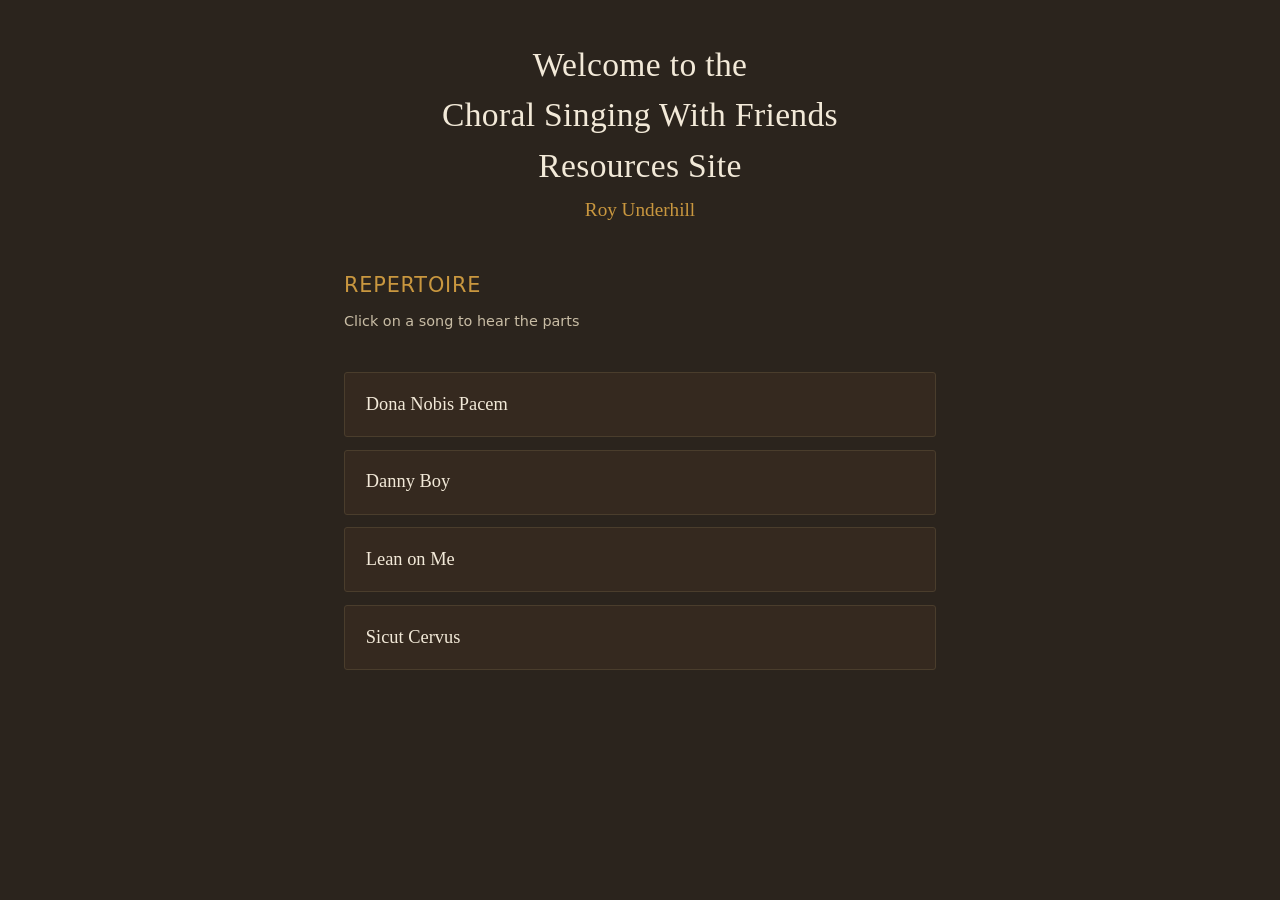
<file: index.html>
<!DOCTYPE html>
<html lang="en">
<head>
<meta charset="UTF-8">
<meta name="viewport" content="width=device-width, initial-scale=1.0">
<title>Choir Repertoire</title>
<link rel="stylesheet" href="style.css">
</head>
<body>
<div class="wrap">
  <h1 class="piece-title centered">
  <span class="title-line">Welcome to the</span>
  <span class="title-line">Choral Singing With Friends</span>
  <span class="title-line">Resources Site</span>
</h1>
<p class="piece-meta subtitle centered">Roy Underhill</p>

<p class="group-label large">Repertoire</p>
<p class="piece-meta">Click on a song to hear the parts</p>
<div class="song-grid">
    <a class="song-btn" href="dona-nobis-pacem.html">Dona Nobis Pacem</a>
    <a class="song-btn" href="danny-boy.html">Danny Boy</a>
    <a class="song-btn" href="lean-on-me.html">Lean on Me</a>
    <a class="song-btn" href="sicut-cervus.html">Sicut Cervus</a>
  </div>

<!-- <p class="group-label large">History</p>
<p class="piece-meta">Click on a song to learn its history</p>
<div class="song-grid">
    <a class="song-btn" href="history/lean-on-me-history.pdf">Lean on Me</a>
    <a class="song-btn" href="history/danny-boy-history.pdf">Danny Boy</a>
    <a class="song-btn" href="history/dona-nobis-pacem-history.pdf">Dona Nobis Pacem</a>
    <a class="song-btn" href="history/sicut-cervus-history.pdf">Sicut Cervus</a>
  </div> -->
</div>
</body>
</html>
</file>
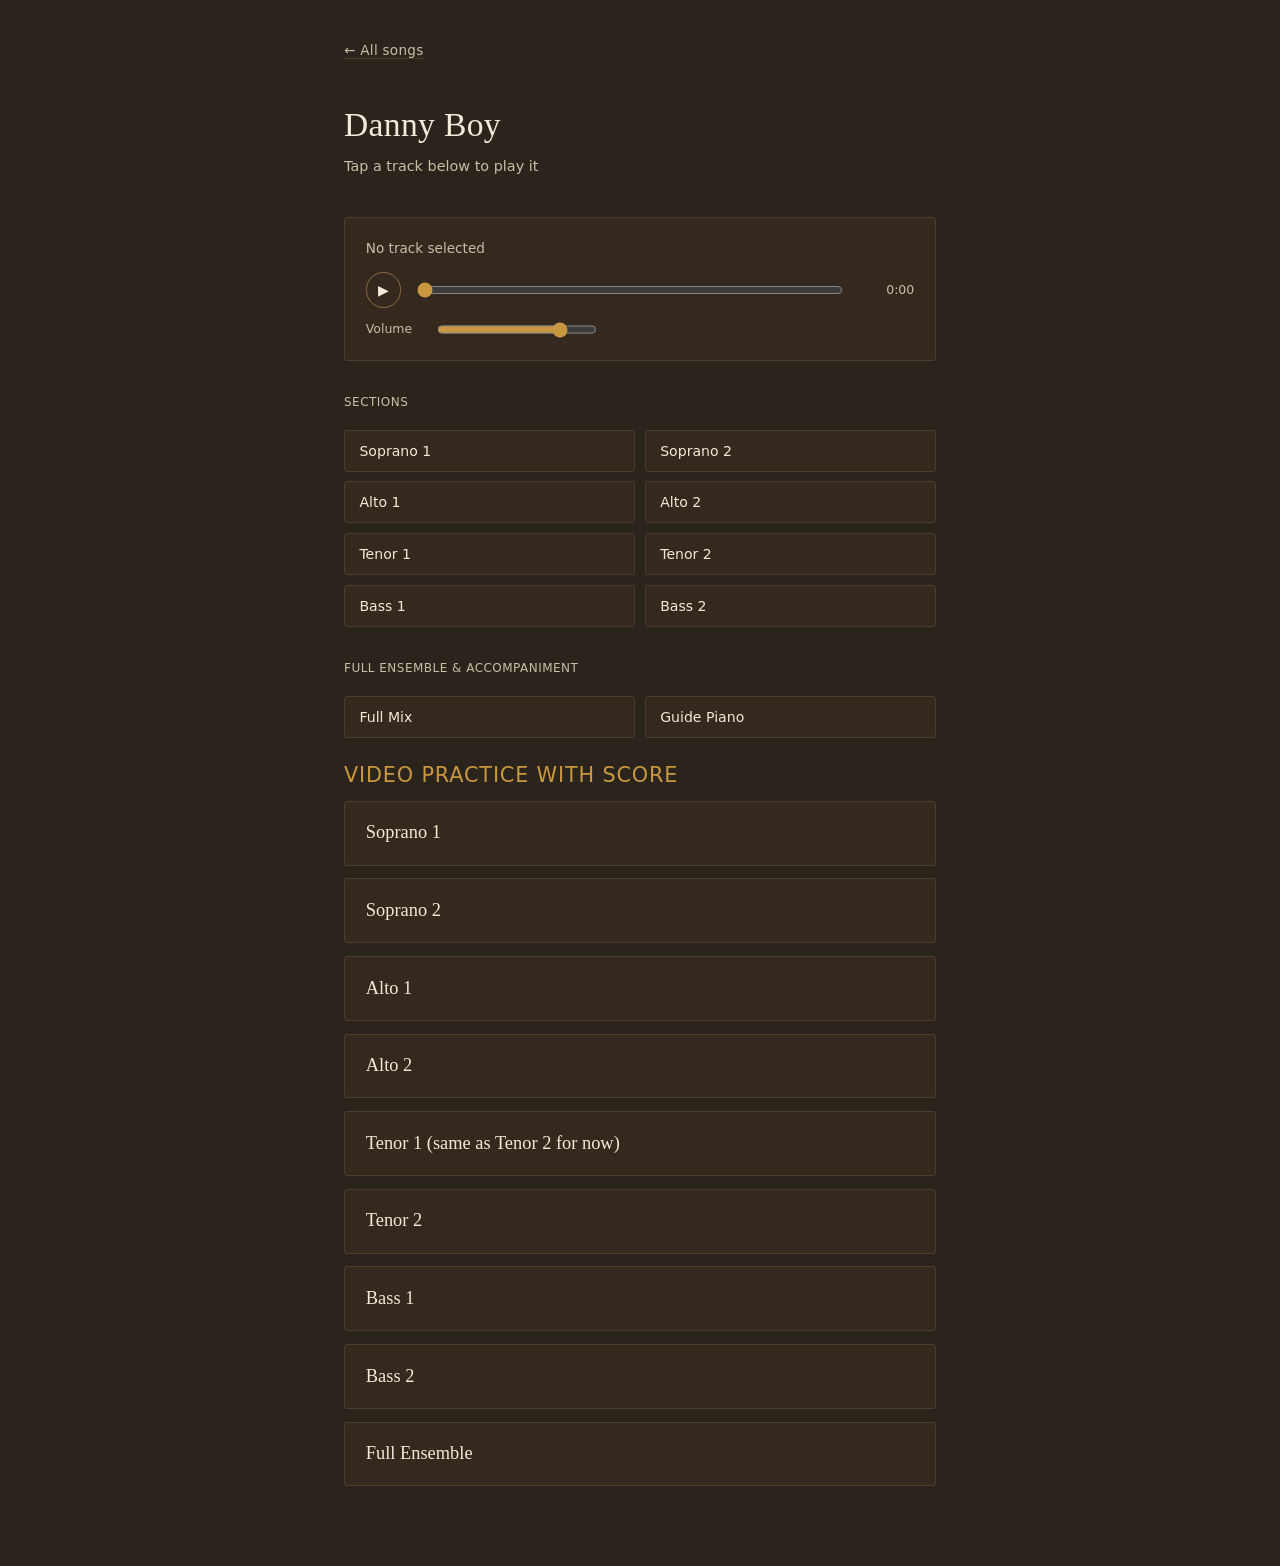
<file: danny-boy.html>
<!DOCTYPE html>
<html lang="en">
<head>
<meta charset="UTF-8">
<meta name="viewport" content="width=device-width, initial-scale=1.0">
<title>Danny Boy — Choir Parts</title>
<link rel="stylesheet" href="style.css">
</head>
<body>
<div class="wrap">

  <nav class="site-nav"><a href="index.html">&larr; All songs</a></nav>

  <h1 class="piece-title">Danny Boy</h1>
  <p class="piece-meta">Tap a track below to play it</p>

  <div class="player">
    <p class="now-playing" data-role="now-playing">No track selected</p>
    <div class="player-row">
      <button class="play-btn" data-role="play" aria-label="Play/pause">&#9654;</button>
      <input type="range" class="seek" data-role="seek" min="0" max="100" value="0" aria-label="Seek">
      <span class="time" data-role="time">0:00</span>
    </div>
    <div class="player-row">
      <span class="vol-label">Volume</span>
      <input type="range" class="volume" data-role="volume" min="0" max="1" step="0.01" value="0.8" aria-label="Volume">
    </div>
  </div>

  <audio id="player" preload="none"></audio>

  <div class="track-grid">
      <p class="group-label">Sections</p>
      <button class="track-btn" data-src="audio/danny-boy-soprano-1.mp3" data-label="Soprano 1">Soprano 1</button>
      <button class="track-btn" data-src="audio/danny-boy-soprano-2.mp3" data-label="Soprano 2">Soprano 2</button>
      <button class="track-btn" data-src="audio/danny-boy-alto-1.mp3" data-label="Alto 1">Alto 1</button>
      <button class="track-btn" data-src="audio/danny-boy-alto-2.mp3" data-label="Alto 2">Alto 2</button>
      <button class="track-btn" data-src="audio/danny-boy-tenor-1.mp3" data-label="Tenor 1">Tenor 1</button>
      <button class="track-btn" data-src="audio/danny-boy-tenor-2.mp3" data-label="Tenor 2">Tenor 2</button>
      <button class="track-btn" data-src="audio/danny-boy-bass-1.mp3" data-label="Bass 1">Bass 1</button>
      <button class="track-btn" data-src="audio/danny-boy-bass-2.mp3" data-label="Bass 2">Bass 2</button>
      <p class="group-label">Full Ensemble & Accompaniment</p>
      <button class="track-btn" data-src="audio/danny-boy-full-mix.mp3" data-label="Full Mix">Full Mix</button>
      <button class="track-btn" data-src="audio/danny-boy-guide-piano.mp3" data-label="Guide Piano">Guide Piano</button>
  </div>

    <p class="group-label large">Video Practice with Score</p>
  <div class="song-grid">
    <a class="song-btn" href="https://www.youtube.com/watch?v=G5Lu4JWDGCQ" target="_blank" rel="noopener">Soprano 1</a>
    <a class="song-btn" href="https://www.youtube.com/watch?v=5llSAUL_Fdc" target="_blank" rel="noopener">Soprano 2</a>
    <a class="song-btn" href="https://www.youtube.com/watch?v=zsUe6j2ahIA" target="_blank" rel="noopener">Alto 1</a>
    <a class="song-btn" href="https://www.youtube.com/watch?v=C38y39eL7cI" target="_blank" rel="noopener">Alto 2</a>
    <a class="song-btn" href="https://www.youtube.com/watch?v=tInn1gidjDE" target="_blank" rel="noopener">Tenor 1 (same as Tenor 2 for now)</a>
    <a class="song-btn" href="https://www.youtube.com/watch?v=tInn1gidjDE" target="_blank" rel="noopener">Tenor 2</a>
    <a class="song-btn" href="https://www.youtube.com/watch?v=c7dzBDogcgM" target="_blank" rel="noopener">Bass 1</a>
    <a class="song-btn" href="https://www.youtube.com/watch?v=O9TEaPIkahA" target="_blank" rel="noopener">Bass 2</a>
    <a class="song-btn" href="https://www.youtube.com/watch?v=g5p_bZ-QSrU" target="_blank" rel="noopener">Full Ensemble</a>
  </div>

</div>

<script src="player.js"></script>
</body>
</html>
</file>
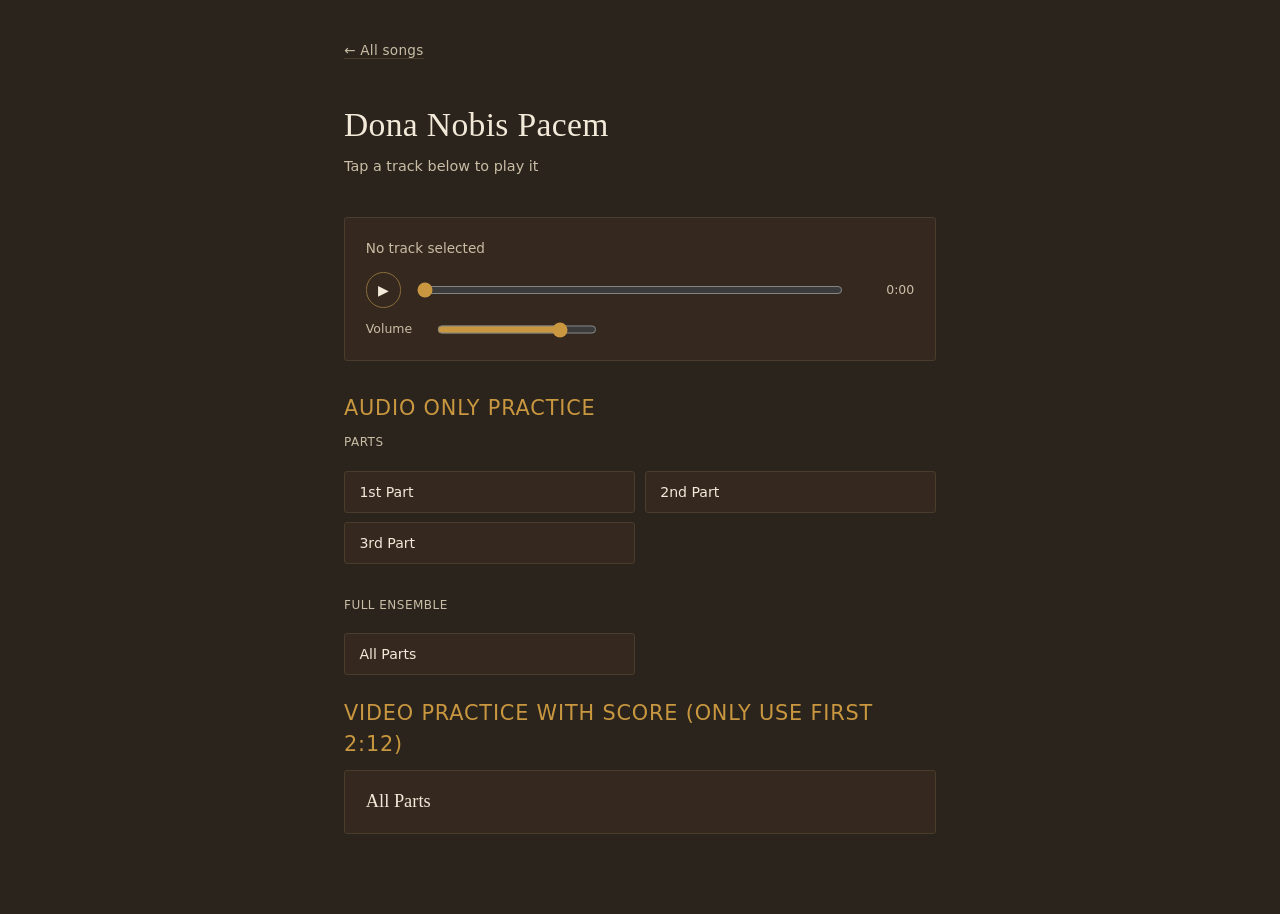
<file: dona-nobis-pacem.html>
<!DOCTYPE html>
<html lang="en">
<head>
<meta charset="UTF-8">
<meta name="viewport" content="width=device-width, initial-scale=1.0">
<title>Dona Nobis Pacem — Choir Parts</title>
<link rel="stylesheet" href="style.css">
</head>
<body>
<div class="wrap">

  <nav class="site-nav"><a href="index.html">&larr; All songs</a></nav>

  <h1 class="piece-title">Dona Nobis Pacem</h1>
  <p class="piece-meta">Tap a track below to play it</p>

  <div class="player">
    <p class="now-playing" data-role="now-playing">No track selected</p>
    <div class="player-row">
      <button class="play-btn" data-role="play" aria-label="Play/pause">&#9654;</button>
      <input type="range" class="seek" data-role="seek" min="0" max="100" value="0" aria-label="Seek">
      <span class="time" data-role="time">0:00</span>
    </div>
    <div class="player-row">
      <span class="vol-label">Volume</span>
      <input type="range" class="volume" data-role="volume" min="0" max="1" step="0.01" value="0.8" aria-label="Volume">
    </div>
  </div>

  <audio id="player" preload="none"></audio>

  <p class="group-label large">Audio Only Practice</p>
  <div class="track-grid">
      <p class="group-label">Parts</p>
      <button class="track-btn" data-src="audio/dona-nobis-pacem-1st-part.mp3" data-label="1st Part">1st Part</button>
      <button class="track-btn" data-src="audio/dona-nobis-pacem-2nd-part.mp3" data-label="2nd Part">2nd Part</button>
      <button class="track-btn" data-src="audio/dona-nobis-pacem-3rd-part.mp3" data-label="3rd Part">3rd Part</button>
      <p class="group-label">Full Ensemble</p>
      <button class="track-btn" data-src="audio/dona-nobis-pacem-all-parts.mp3" data-label="All Parts">All Parts</button>
  </div>

  <p class="group-label large">Video Practice with Score (only use first 2:12)</p>
  <div class="song-grid">
    <a class="song-btn" href="https://www.youtube.com/watch?v=zakrYLzGf-Q" target="_blank" rel="noopener">All Parts</a>

  </div>

</div>

<script src="player.js"></script>
</body>
</html>
</file>
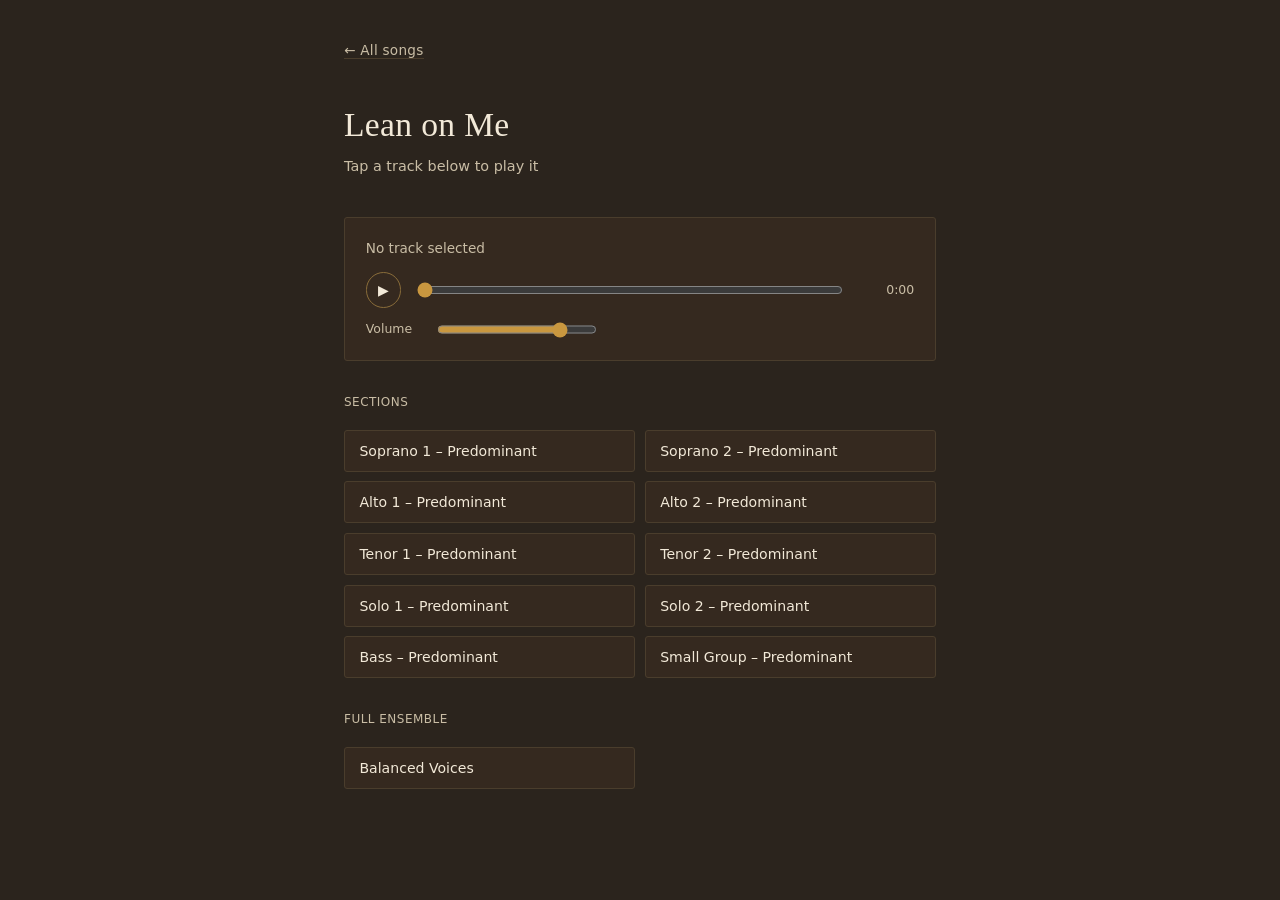
<file: lean-on-me.html>
<!DOCTYPE html>
<html lang="en">
<head>
<meta charset="UTF-8">
<meta name="viewport" content="width=device-width, initial-scale=1.0">
<title>Lean on Me — Choir Parts</title>
<link rel="stylesheet" href="style.css">
</head>
<body>
<div class="wrap">

  <nav class="site-nav"><a href="index.html">&larr; All songs</a></nav>

  <h1 class="piece-title">Lean on Me</h1>
  <p class="piece-meta">Tap a track below to play it</p>

  <div class="player">
    <p class="now-playing" data-role="now-playing">No track selected</p>
    <div class="player-row">
      <button class="play-btn" data-role="play" aria-label="Play/pause">&#9654;</button>
      <input type="range" class="seek" data-role="seek" min="0" max="100" value="0" aria-label="Seek">
      <span class="time" data-role="time">0:00</span>
    </div>
    <div class="player-row">
      <span class="vol-label">Volume</span>
      <input type="range" class="volume" data-role="volume" min="0" max="1" step="0.01" value="0.8" aria-label="Volume">
    </div>
  </div>

  <audio id="player" preload="none"></audio>

  <div class="track-grid">
      <p class="group-label">Sections</p>
      <!-- <button class="track-btn" data-src="audio/lean-on-me-soprano-1-muted.mp3" data-label="Soprano 1 – Muted">Soprano 1 – Muted</button> -->
      <button class="track-btn" data-src="audio/lean-on-me-soprano-1-predominant.mp3" data-label="Soprano 1 – Predominant">Soprano 1 – Predominant</button>
      <!-- <button class="track-btn" data-src="audio/lean-on-me-soprano-2-muted.mp3" data-label="Soprano 2 – Muted">Soprano 2 – Muted</button> -->
      <button class="track-btn" data-src="audio/lean-on-me-soprano-2-predominant.mp3" data-label="Soprano 2 – Predominant">Soprano 2 – Predominant</button>
      <!-- <button class="track-btn" data-src="audio/lean-on-me-alto-1-muted.mp3" data-label="Alto 1 – Muted">Alto 1 – Muted</button> -->
      <button class="track-btn" data-src="audio/lean-on-me-alto-1-predominant.mp3" data-label="Alto 1 – Predominant">Alto 1 – Predominant</button>
      <!-- <button class="track-btn" data-src="audio/lean-on-me-alto-2-muted.mp3" data-label="Alto 2 – Muted">Alto 2 – Muted</button> -->
      <button class="track-btn" data-src="audio/lean-on-me-alto-2-predominant.mp3" data-label="Alto 2 – Predominant">Alto 2 – Predominant</button>
      <!-- <button class="track-btn" data-src="audio/lean-on-me-tenor-1-muted.mp3" data-label="Tenor 1 – Muted">Tenor 1 – Muted</button> -->
      <button class="track-btn" data-src="audio/lean-on-me-tenor-1-predominant.mp3" data-label="Tenor 1 – Predominant">Tenor 1 – Predominant</button>
      <!-- <button class="track-btn" data-src="audio/lean-on-me-tenor-2-muted.mp3" data-label="Tenor 2 – Muted">Tenor 2 – Muted</button> -->
      <button class="track-btn" data-src="audio/lean-on-me-tenor-2-predominant.mp3" data-label="Tenor 2 – Predominant">Tenor 2 – Predominant</button>
      <!-- <button class="track-btn" data-src="audio/lean-on-me-solo-1-muted.mp3" data-label="Solo 1 – Muted">Solo 1 – Muted</button> -->
      <button class="track-btn" data-src="audio/lean-on-me-solo-1-predominant.mp3" data-label="Solo 1 – Predominant">Solo 1 – Predominant</button>
      <!-- <button class="track-btn" data-src="audio/lean-on-me-solo-2-muted.mp3" data-label="Solo 2 – Muted">Solo 2 – Muted</button> -->
      <button class="track-btn" data-src="audio/lean-on-me-solo-2-predominant.mp3" data-label="Solo 2 – Predominant">Solo 2 – Predominant</button>
      <!-- <button class="track-btn" data-src="audio/lean-on-me-bass-muted.mp3" data-label="Bass – Muted">Bass – Muted</button> -->
      <button class="track-btn" data-src="audio/lean-on-me-bass-predominant.mp3" data-label="Bass – Predominant">Bass – Predominant</button>
      <!-- <button class="track-btn" data-src="audio/lean-on-me-small-group-muted.mp3" data-label="Small Group – Muted">Small Group – Muted</button> -->
      <button class="track-btn" data-src="audio/lean-on-me-small-group-predominant.mp3" data-label="Small Group – Predominant">Small Group – Predominant</button>
      <p class="group-label">Full Ensemble</p>
      <button class="track-btn" data-src="audio/lean-on-me-balanced-voices.mp3" data-label="Balanced Voices">Balanced Voices</button>
  </div>

</div>

<script src="player.js"></script>
</body>
</html>
</file>
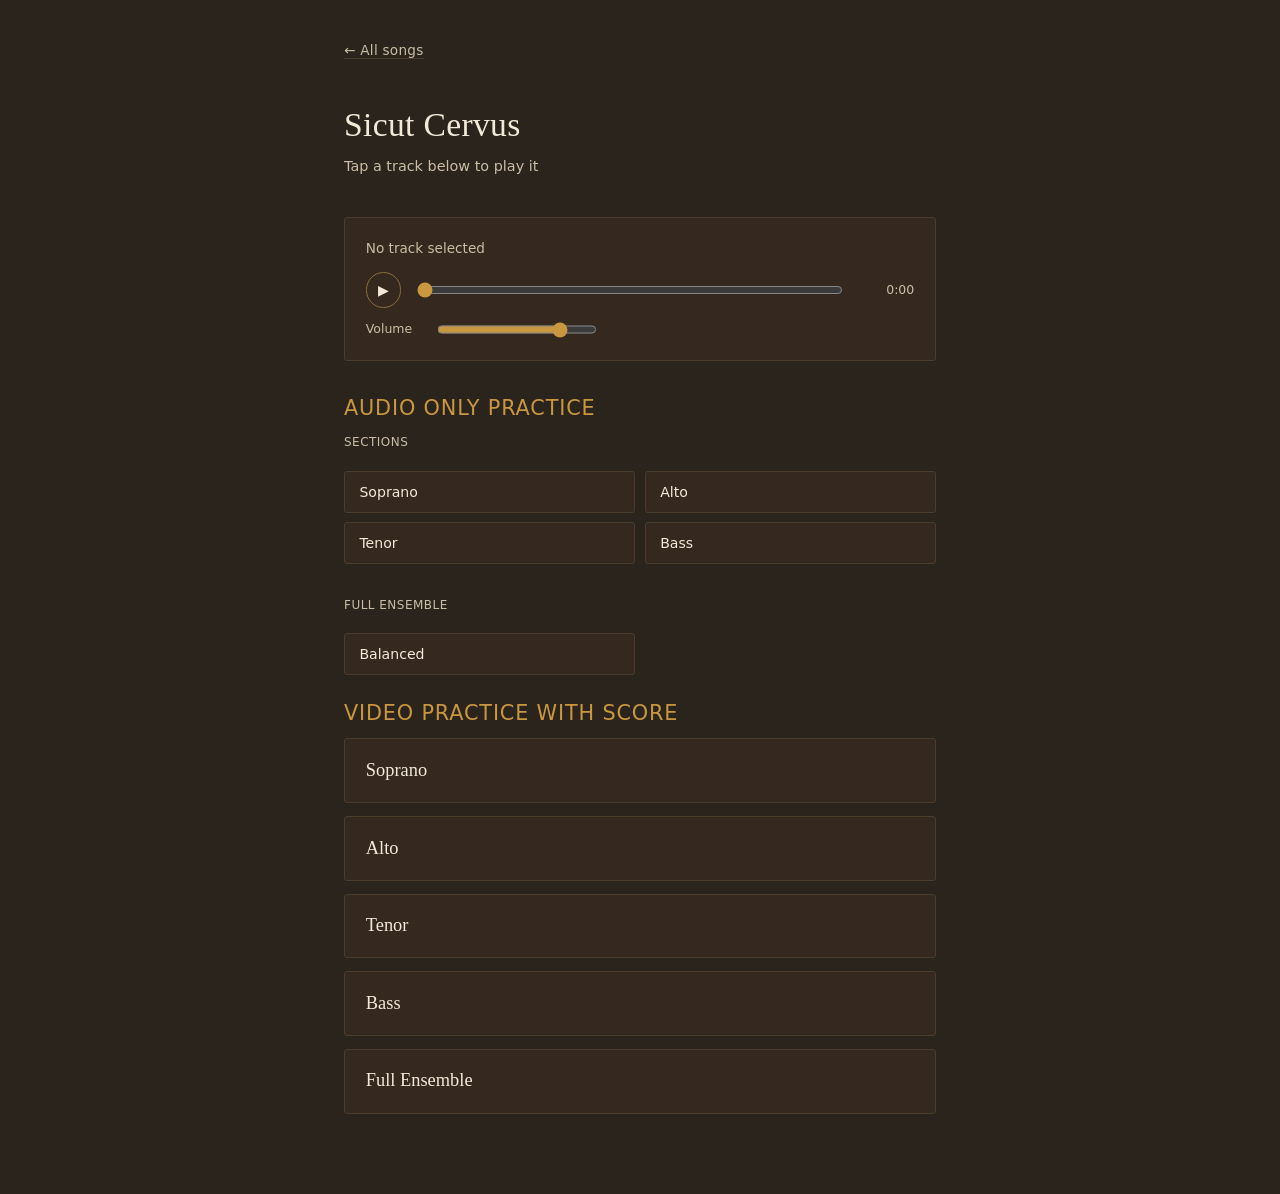
<file: sicut-cervus.html>
<!DOCTYPE html>
<html lang="en">
<head>
<meta charset="UTF-8">
<meta name="viewport" content="width=device-width, initial-scale=1.0">
<title>Sicut Cervus — Choir Parts</title>
<link rel="stylesheet" href="style.css">
</head>
<body>
<div class="wrap">

  <nav class="site-nav"><a href="index.html">&larr; All songs</a></nav>

  <h1 class="piece-title">Sicut Cervus</h1>
  <p class="piece-meta">Tap a track below to play it</p>

  <div class="player">
    <p class="now-playing" data-role="now-playing">No track selected</p>
    <div class="player-row">
      <button class="play-btn" data-role="play" aria-label="Play/pause">&#9654;</button>
      <input type="range" class="seek" data-role="seek" min="0" max="100" value="0" aria-label="Seek">
      <span class="time" data-role="time">0:00</span>
    </div>
    <div class="player-row">
      <span class="vol-label">Volume</span>
      <input type="range" class="volume" data-role="volume" min="0" max="1" step="0.01" value="0.8" aria-label="Volume">
    </div>
  </div>

  <audio id="player" preload="none"></audio>

  <p class="group-label large">Audio Only Practice</p>
  <div class="track-grid">
      <p class="group-label">Sections</p>
      <button class="track-btn" data-src="audio/sicut-cervus-soprano.mp3" data-label="Soprano">Soprano</button>
      <button class="track-btn" data-src="audio/sicut-cervus-alto.mp3" data-label="Alto">Alto</button>
      <button class="track-btn" data-src="audio/sicut-cervus-tenor.mp3" data-label="Tenor">Tenor</button>
      <button class="track-btn" data-src="audio/sicut-cervus-bass.mp3" data-label="Bass">Bass</button>
      <p class="group-label">Full Ensemble</p>
      <button class="track-btn" data-src="audio/sicut-cervus-balanced.mp3" data-label="Balanced">Balanced</button>
  </div>

  <p class="group-label large">Video Practice with Score</p>
  <div class="song-grid">
    <a class="song-btn" href="https://www.youtube.com/watch?v=1uQnaUGlP7Q" target="_blank" rel="noopener">Soprano</a>
    <a class="song-btn" href="https://www.youtube.com/watch?v=om-inA1WExE" target="_blank" rel="noopener">Alto</a>
    <a class="song-btn" href="https://www.youtube.com/watch?v=lbx7jzHfmLU" target="_blank" rel="noopener">Tenor</a>
    <a class="song-btn" href="https://www.youtube.com/watch?v=m8e467HiBMA" target="_blank" rel="noopener">Bass</a>
    <a class="song-btn" href="https://www.youtube.com/watch?v=0yd5EE0hAB8" target="_blank" rel="noopener">Full Ensemble</a>
  </div>

</div>

<script src="player.js"></script>
</body>
</html>
</file>
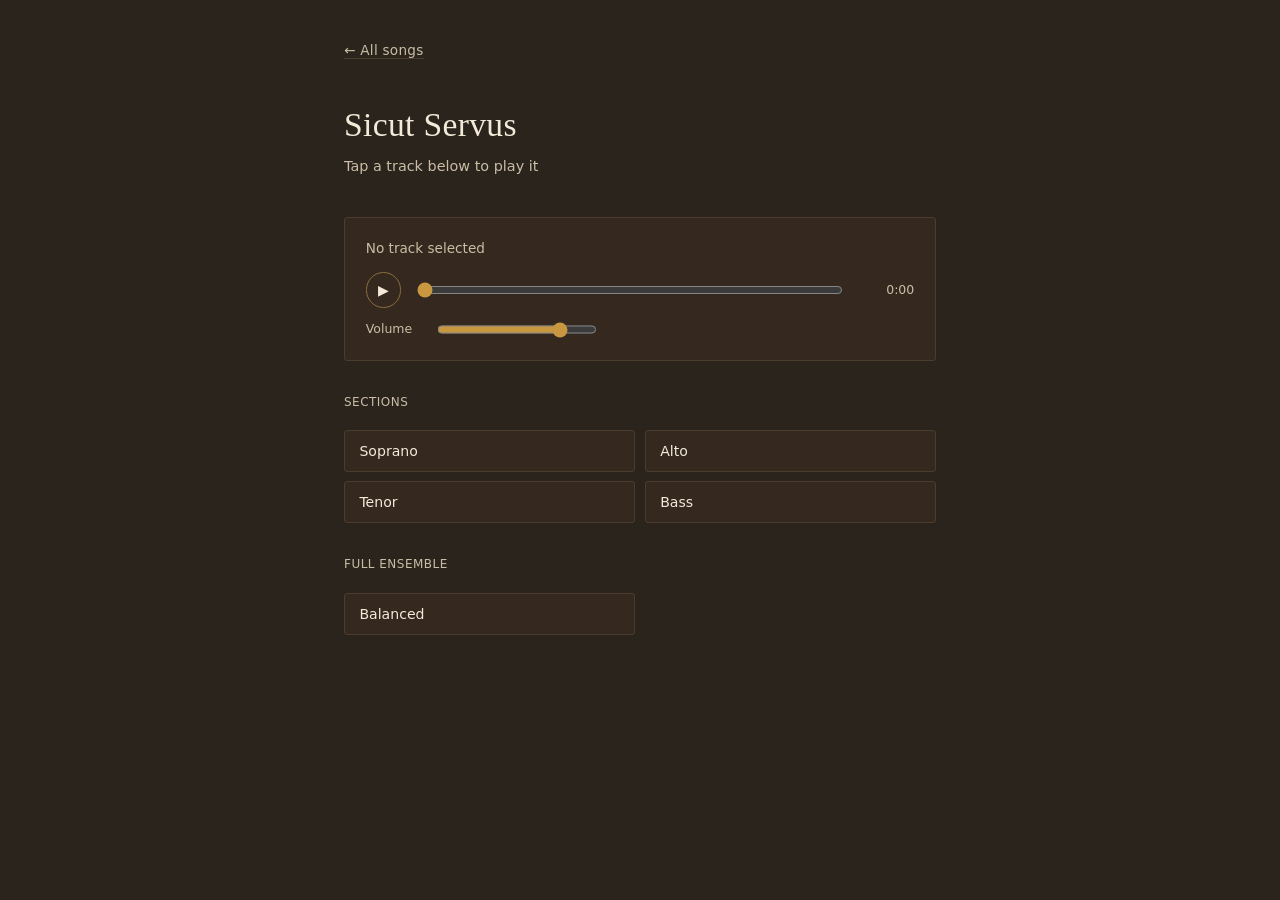
<file: sicut-servus.html>
<!DOCTYPE html>
<html lang="en">
<head>
<meta charset="UTF-8">
<meta name="viewport" content="width=device-width, initial-scale=1.0">
<title>Sicut Servus — Choir Parts</title>
<link rel="stylesheet" href="style.css">
</head>
<body>
<div class="wrap">

  <nav class="site-nav"><a href="index.html">&larr; All songs</a></nav>

  <h1 class="piece-title">Sicut Servus</h1>
  <p class="piece-meta">Tap a track below to play it</p>

  <div class="player">
    <p class="now-playing" data-role="now-playing">No track selected</p>
    <div class="player-row">
      <button class="play-btn" data-role="play" aria-label="Play/pause">&#9654;</button>
      <input type="range" class="seek" data-role="seek" min="0" max="100" value="0" aria-label="Seek">
      <span class="time" data-role="time">0:00</span>
    </div>
    <div class="player-row">
      <span class="vol-label">Volume</span>
      <input type="range" class="volume" data-role="volume" min="0" max="1" step="0.01" value="0.8" aria-label="Volume">
    </div>
  </div>

  <audio id="player" preload="none"></audio>

  <div class="track-grid">
      <p class="group-label">Sections</p>
      <button class="track-btn" data-src="audio/sicut-cervus-soprano.mp3" data-label="Soprano">Soprano</button>
      <button class="track-btn" data-src="audio/sicut-cervus-alto.mp3" data-label="Alto">Alto</button>
      <button class="track-btn" data-src="audio/sicut-cervus-tenor.mp3" data-label="Tenor">Tenor</button>
      <button class="track-btn" data-src="audio/sicut-cervus-bass.mp3" data-label="Bass">Bass</button>
      <p class="group-label">Full Ensemble</p>
      <button class="track-btn" data-src="audio/sicut-cervus-balanced.mp3" data-label="Balanced">Balanced</button>
    </div>

</div>

<script src="player.js"></script>
</body>
</html>
</file>
<file: style.css>
/* Choir site — shared styles
   Palette: warm charcoal-brown ground, aged-gold accent, cream ink.
   Feel: a record sleeve / listening room, not a dashboard. */

:root {
  --ground: #2b241d;
  --ground-raised: #35291f;
  --ink: #f2e9d8;
  --ink-dim: #c9bda5;
  --gold: #c9973f;
  --gold-dim: #8a6d3a;
  --line: #4a3d2c;
  --radius: 3px;
}

* { box-sizing: border-box; }

html { -webkit-text-size-adjust: 100%; }

body {
  margin: 0;
  background: var(--ground);
  color: var(--ink);
  font-family: "Iowan Old Style", "Palatino Linotype", Georgia, serif;
  line-height: 1.5;
}

a { color: var(--gold); }
a:focus-visible, button:focus-visible, input:focus-visible {
  outline: 2px solid var(--gold);
  outline-offset: 2px;
}

.wrap {
  max-width: 640px;
  margin: 0 auto;
  padding: 2.5rem 1.5rem 5rem;
}

.site-nav {
  font-family: "Avenir Next", "Segoe UI", system-ui, sans-serif;
  font-size: 0.85rem;
  letter-spacing: 0.02em;
  margin-bottom: 2.5rem;
}
.site-nav a {
  color: var(--ink-dim);
  text-decoration: none;
  border-bottom: 1px solid var(--line);
}
.site-nav a:hover { color: var(--gold); border-color: var(--gold-dim); }

.piece-title {
  font-size: 2.1rem;
  font-weight: 400;
  margin: 0 0 0.15em;
  letter-spacing: 0.01em;
}

.piece-meta {
  font-family: "Avenir Next", "Segoe UI", system-ui, sans-serif;
  font-size: 0.9rem;
  color: var(--ink-dim);
  margin: 0 0 2.5rem;
}

.piece-meta.subtitle {
  font-family: "Iowan Old Style", "Palatino Linotype", Georgia, serif;
  font-size: 1.2rem;
  color: var(--gold);
  margin: 0 0 2.8rem;
}

.parts {
  border-top: 1px solid var(--line);
}

.part-row {
  display: grid;
  grid-template-columns: 6.5rem 1fr;
  gap: 1rem;
  align-items: center;
  padding: 1.1rem 0;
  border-bottom: 1px solid var(--line);
}

.part-name {
  font-family: "Avenir Next", "Segoe UI", system-ui, sans-serif;
  font-size: 0.95rem;
  color: var(--gold);
}

.part-controls {
  display: flex;
  align-items: center;
  gap: 0.9rem;
}

.play-btn {
  width: 2.2rem;
  height: 2.2rem;
  border-radius: 50%;
  border: 1px solid var(--gold-dim);
  background: var(--ground-raised);
  color: var(--ink);
  font-size: 0.9rem;
  cursor: pointer;
  display: flex;
  align-items: center;
  justify-content: center;
  flex-shrink: 0;
  transition: background 120ms ease, border-color 120ms ease;
}
.play-btn:hover { border-color: var(--gold); }
.play-btn[data-playing="true"] { background: var(--gold-dim); }

.seek {
  flex: 1;
  accent-color: var(--gold);
  height: 1.1rem;
}

.time {
  font-family: "Avenir Next", "Segoe UI", system-ui, sans-serif;
  font-size: 0.78rem;
  color: var(--ink-dim);
  min-width: 3.4rem;
  text-align: right;
  font-variant-numeric: tabular-nums;
}

.note {
  font-family: "Avenir Next", "Segoe UI", system-ui, sans-serif;
  font-size: 0.85rem;
  color: var(--ink-dim);
  margin-top: 2.5rem;
}

@media (max-width: 480px) {
  .part-row { grid-template-columns: 1fr; gap: 0.4rem; }
  .time { min-width: 2.8rem; }
}

/* --- Home: song buttons --- */
.song-grid {
  display: flex;
  flex-direction: column;
  gap: 0.8rem;
  border-top: none;
}
.song-btn {
  display: block;
  text-decoration: none;
  padding: 1.1rem 1.3rem;
  background: var(--ground-raised);
  border: 1px solid var(--line);
  border-radius: var(--radius);
  color: var(--ink);
  font-size: 1.15rem;
  transition: border-color 120ms ease;
}
.song-btn:hover { border-color: var(--gold); color: var(--gold); }

/* --- Song page: single player --- */
.player {
  background: var(--ground-raised);
  border: 1px solid var(--line);
  border-radius: var(--radius);
  padding: 1.2rem 1.3rem;
  margin-bottom: 2rem;
}
.now-playing {
  font-family: "Avenir Next", "Segoe UI", system-ui, sans-serif;
  font-size: 0.85rem;
  color: var(--ink-dim);
  margin: 0 0 0.9rem;
  min-height: 1.2em;
}
.now-playing .track-label { color: var(--gold); }
.player-row {
  display: flex;
  align-items: center;
  gap: 0.9rem;
  margin-bottom: 0.7rem;
}
.player-row:last-child { margin-bottom: 0; }
.player-row .seek { flex: 1; accent-color: var(--gold); height: 1.1rem; }
.player-row .time { font-family: "Avenir Next", "Segoe UI", system-ui, sans-serif; font-size: 0.78rem; color: var(--ink-dim); min-width: 3.4rem; text-align: right; font-variant-numeric: tabular-nums; }
.vol-label { font-family: "Avenir Next", "Segoe UI", system-ui, sans-serif; font-size: 0.78rem; color: var(--ink-dim); width: 3.4rem; flex-shrink: 0; }
.volume { flex: 1; accent-color: var(--gold); height: 1.1rem; max-width: 10rem; }

/* --- Track buttons --- */
.track-grid {
  display: grid;
  grid-template-columns: repeat(2, 1fr);
  gap: 0.6rem;
}
.track-btn {
  text-align: left;
  padding: 0.75rem 0.9rem;
  background: var(--ground-raised);
  border: 1px solid var(--line);
  border-radius: var(--radius);
  color: var(--ink);
  font-family: "Avenir Next", "Segoe UI", system-ui, sans-serif;
  font-size: 0.88rem;
  cursor: pointer;
  transition: border-color 120ms ease, background 120ms ease;
}
.track-btn:hover { border-color: var(--gold-dim); }
.track-btn.active { border-color: var(--gold); background: var(--gold-dim); color: var(--ink); }

.group-label {
  font-family: "Avenir Next", "Segoe UI", system-ui, sans-serif;
  font-size: 0.75rem;
  letter-spacing: 0.04em;
  text-transform: uppercase;
  color: var(--ink-dim);
  margin: 1.4rem 0 0.6rem;
}
.group-label:first-child { margin-top: 0; }

@media (max-width: 480px) {
  .track-grid { grid-template-columns: 1fr; }
}
.centered { text-align: center; }
.title-line { display: block; }
.group-label.large {
  font-size: 1.3rem;
  color: var(--gold);
}
.track-grid .group-label {
  grid-column: 1 / -1;
}
</file>
